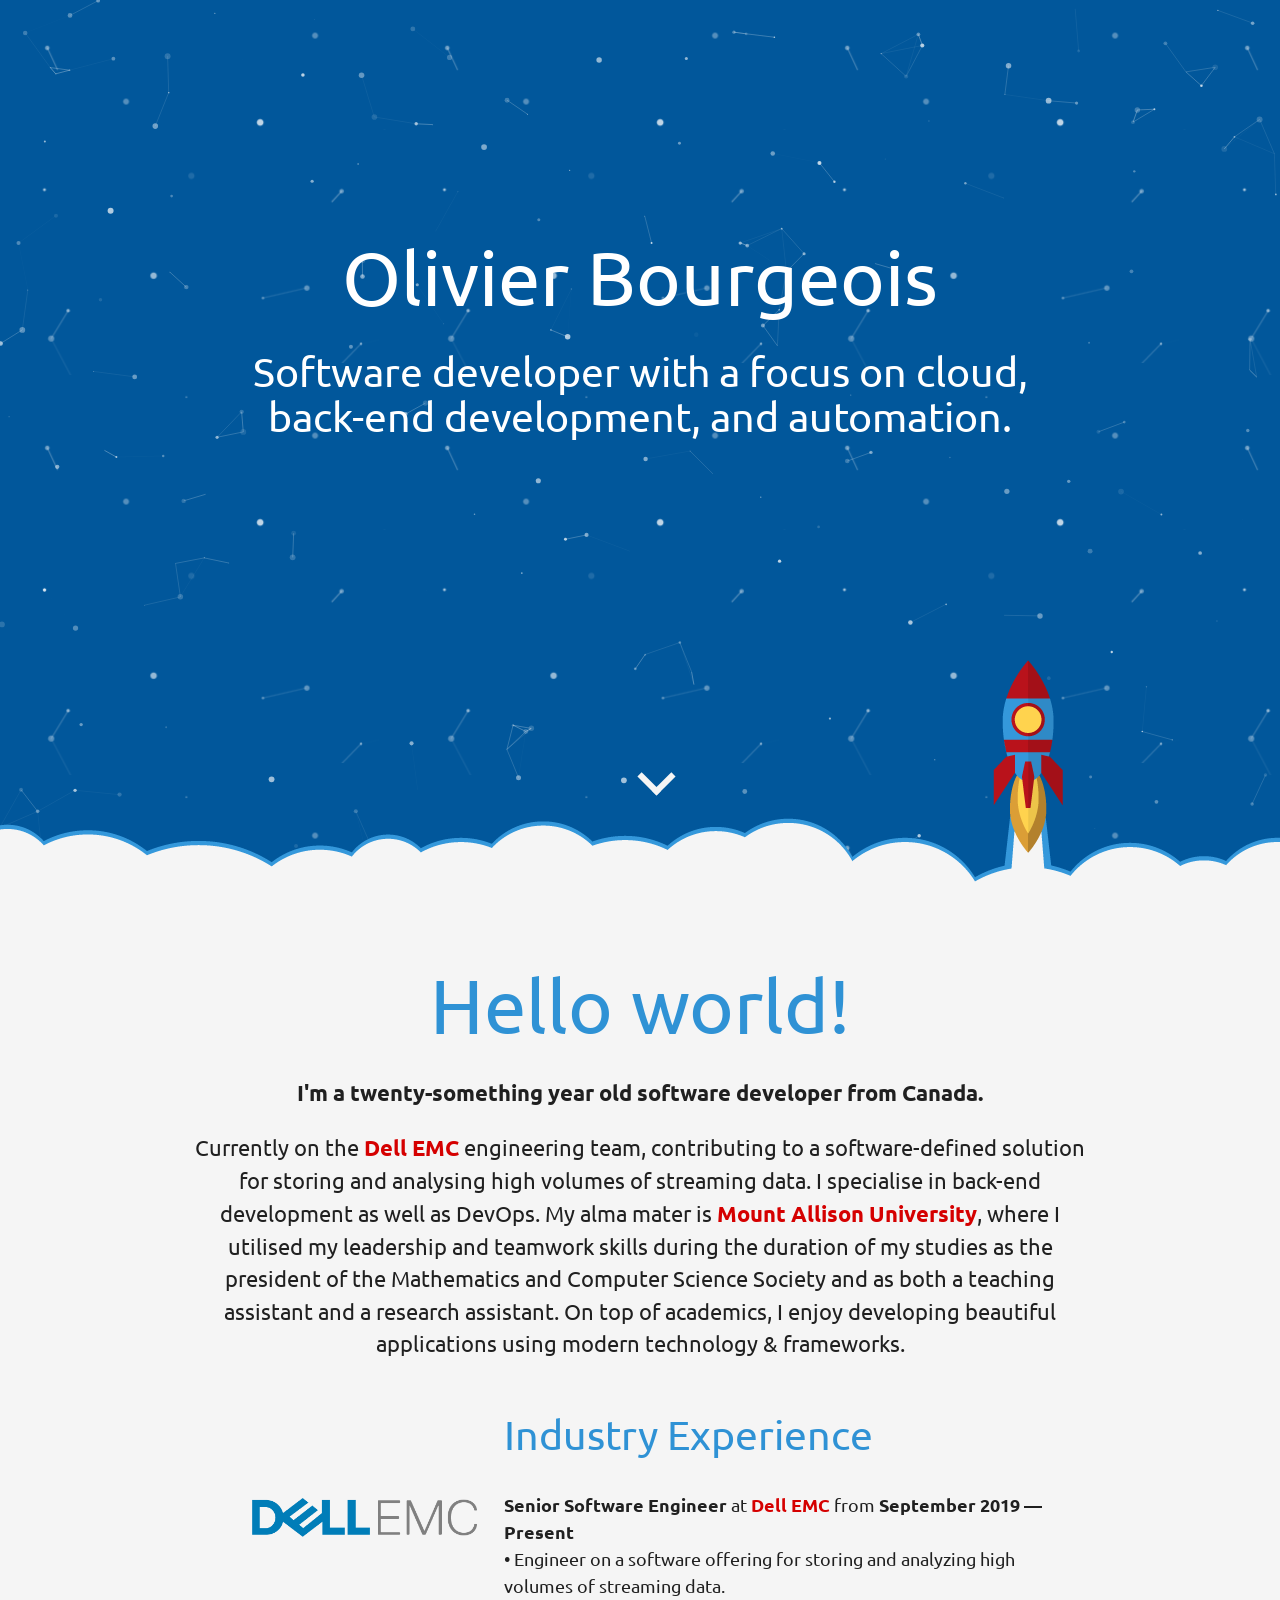
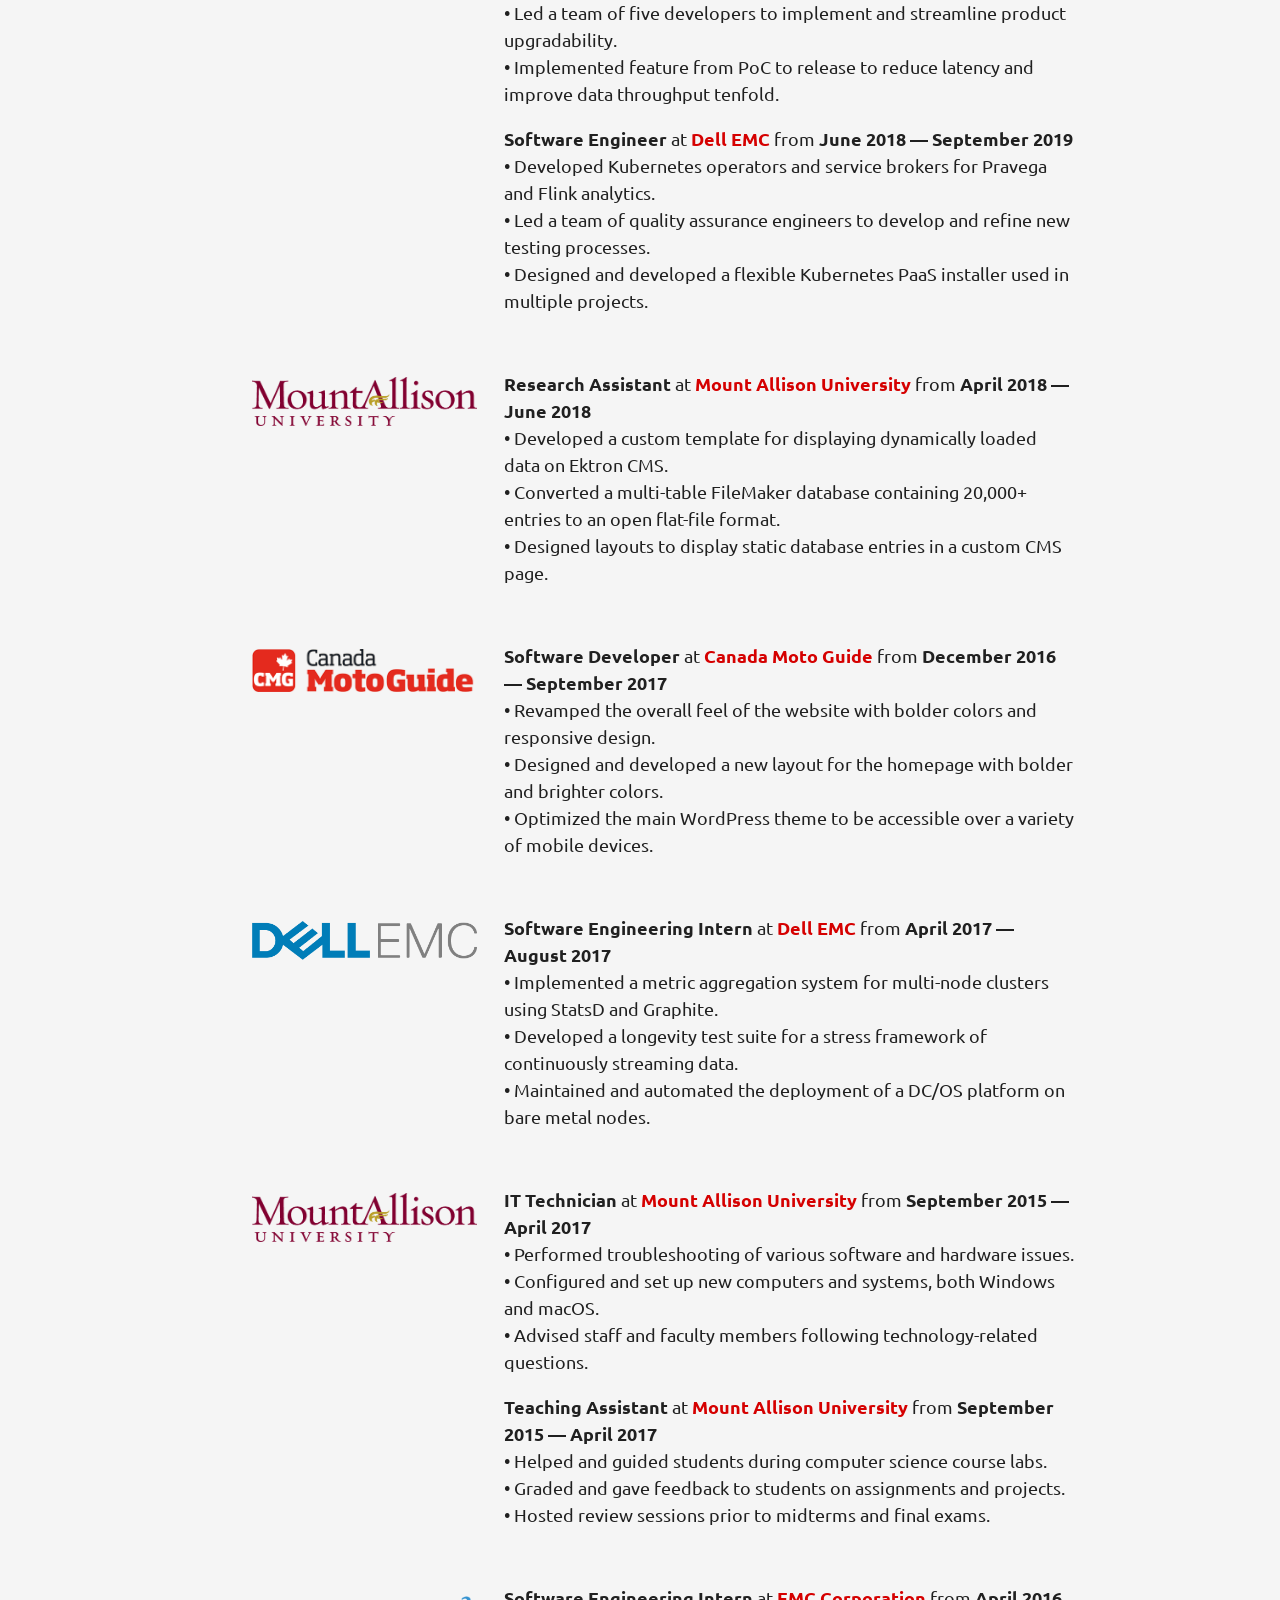
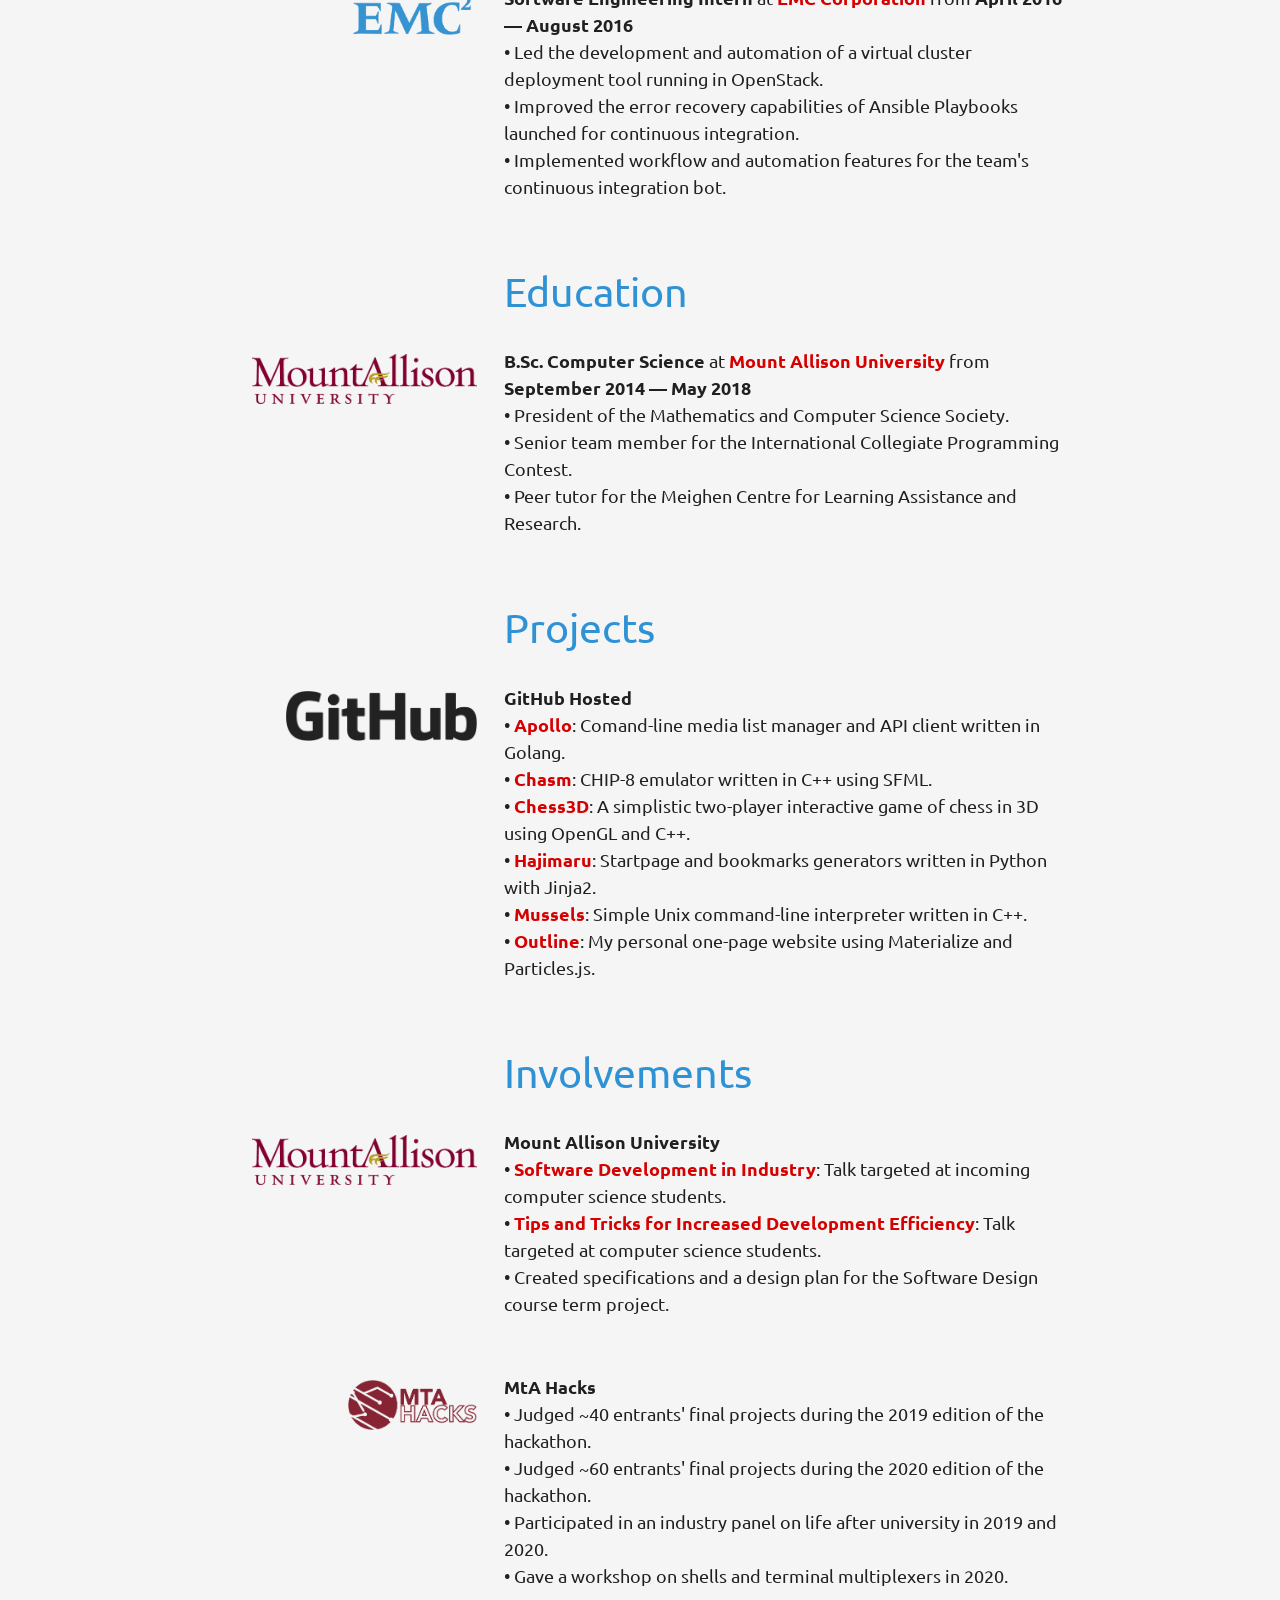
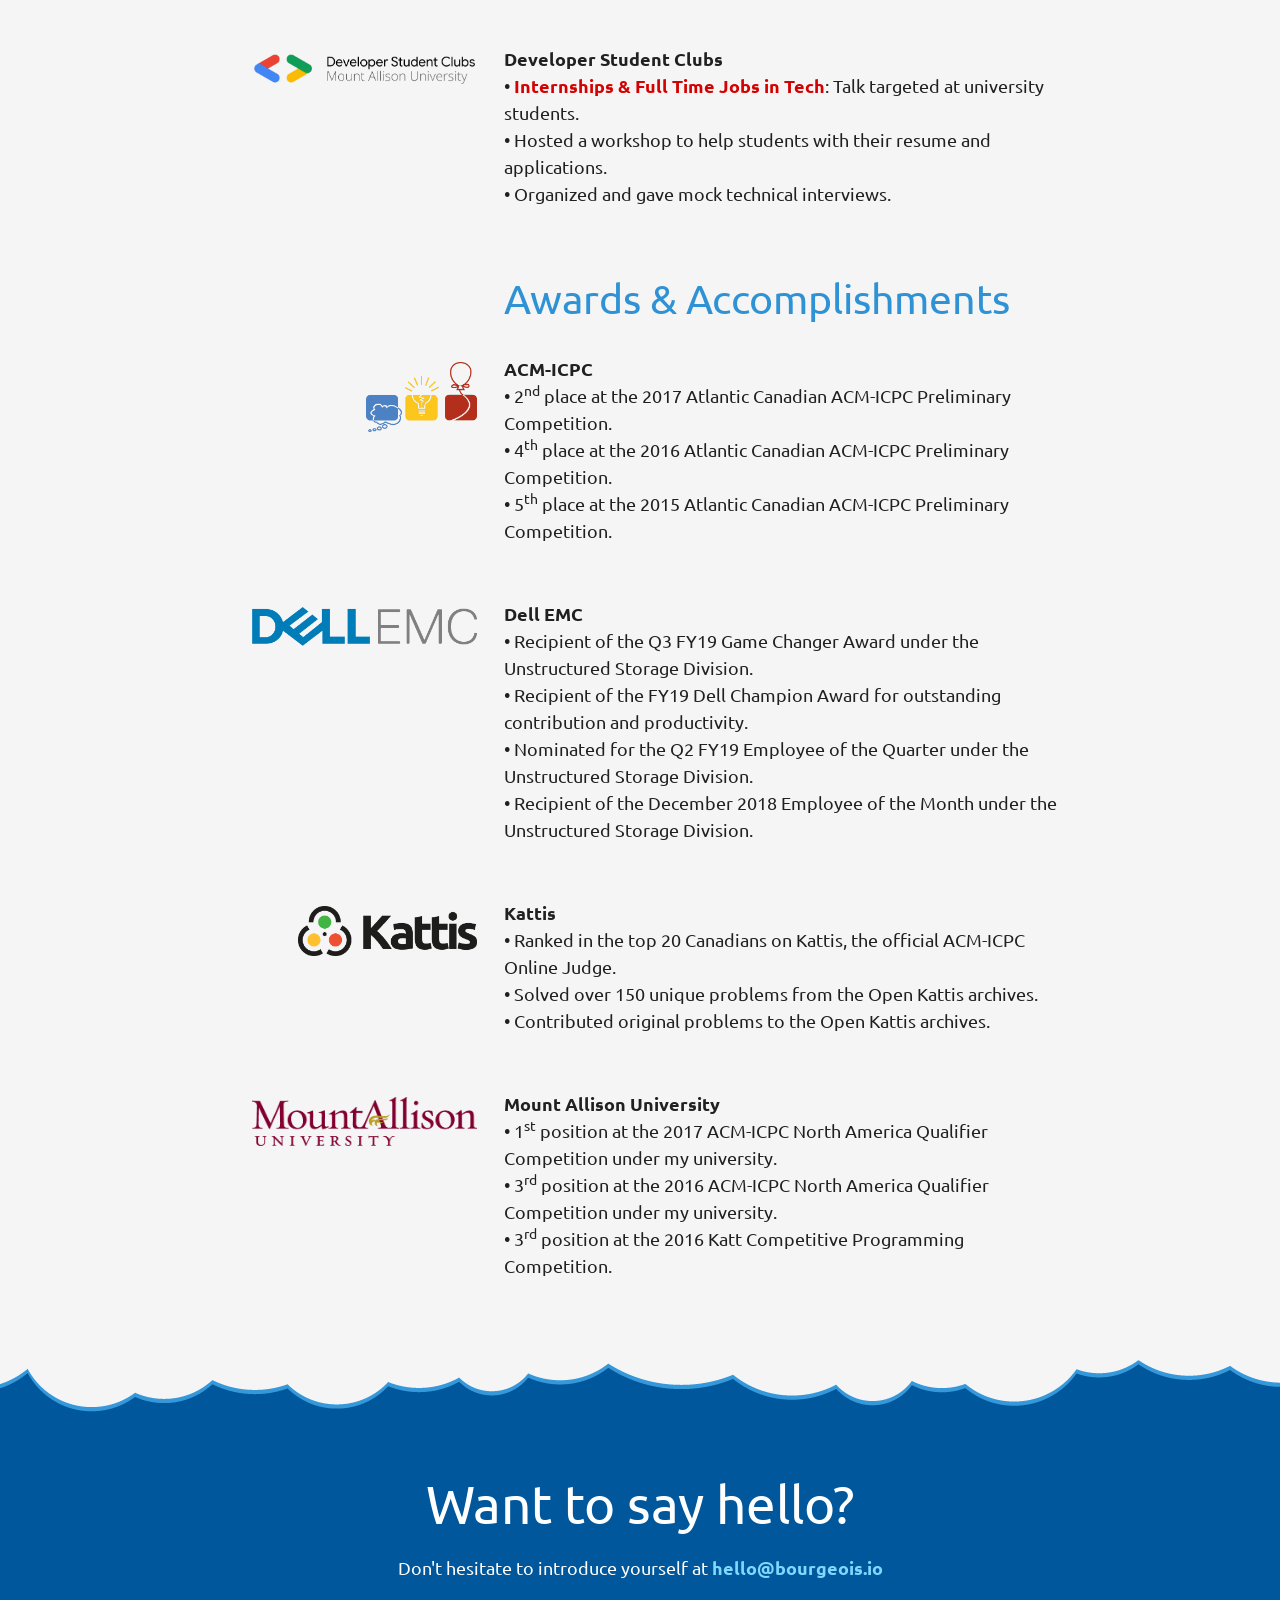
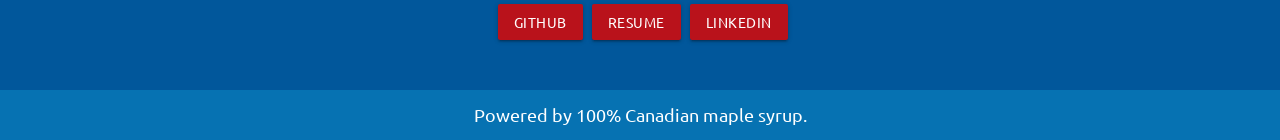
<file: index.html>
<!DOCTYPE html>
<html>
  <head>
    <meta charset="UTF-8">
    <meta name="viewport" content="width=device-width, initial-scale=1.0">
    <meta name="author" content="Olivier Bourgeois">
    <meta name="description" content="Software developer based in Canada">
    <meta name="keywords" content="software,engineer,developer,web,design,html,css,html,development,java,golang,software,c++,consulting">

    <meta property="og:site_name" content="Olivier Bourgeois - Software Developer">
    <meta property="og:title" content="Olivier Bourgeois - Software Developer">
    <meta property="og:type" content="website">
    <meta property="og:url" content="http://bourgeois.io">
    <meta property="og:image" content="http://bourgeois.io/img/og_cover.png?v=2">
    <meta property="og:description" content="Software developer based in Canada">

    <link href="https://fonts.googleapis.com/css?family=Ubuntu:400,700" rel="stylesheet">
    <link type="text/css" rel="stylesheet" href="css/materialize.css"  media="screen">
    <link type="text/css" rel="stylesheet" href="css/style.css" media="screen">
    <link type="image/x-icon" rel="icon" href="favicon.ico?v=2">

    <title>Olivier Bourgeois - Software Developer</title>
  </head>
  <body>
    <main>
      <div id="particles-js"></div>

      <header id="header" class="valign-wrapper">
        <div class="container center valign">
          <h1 class="text-white header-name">Olivier Bourgeois</h1>
          <h4 class="text-white header-title">Software developer with a focus on cloud, <br>back-end development, and automation.</h4>
        </div>
      </header>

      <div id="cloud-box">
        <div id="chevron" class="center">
          <span class="chevron-icon"></span>
        </div>

        <img class="clouds" src="img/clouds_top.png" alt="">

        <div id="resume">
          <div class="container center">
            <h1>Hello world!</h1>
            <!-- <img class="face" src="img/face.jpg"> -->
            <div id="intro">
              <p class="bold">
                I'm a twenty-something year old software developer from Canada.
              </p>
              <p>
                Currently on the <a href="https://www.dellemc.com/en-us/index.htm">Dell EMC</a> engineering team, contributing to a 
                software-defined solution for storing and analysing high volumes of streaming data.
                I specialise in back-end development as well as DevOps.
                My alma mater is <a href="https://mta.ca/about/">Mount Allison University</a>, where I utilised
                my leadership and teamwork skills during the duration of my studies as the president of the Mathematics and Computer Science
                Society and as both a teaching assistant and a research assistant. On top of academics, I enjoy developing beautiful
                applications using modern technology &amp; frameworks.
              </p>
            </div>

            <div class="row no-bottom-margin">
              <div class="col s12 m12 l8 offset-l4">
                <h4 class="left-align">Industry Experience</h4>
              </div>
            </div>

            <div class="row">
              <div class="col s12 m12 l4 logo-box"><img class="logo" src="img/dell_emc.png"></div>
              <div class="col s12 m12 l8">
                <p class="left-align">
                <b>Senior Software Engineer</b> at <a href="https://www.dellemc.com/en-us/index.htm">Dell EMC</a> from <b>September 2019 &mdash; Present</b><br />
                  &bull; Engineer on a software offering for storing and analyzing high volumes of streaming data.<br />
                  &bull; Led a team of five developers to implement and streamline product upgradability.<br />
                  &bull; Implemented feature from PoC to release to reduce latency and improve data throughput tenfold.<br />
                </p>
                <p class="left-align">
                <b>Software Engineer</b> at <a href="https://www.dellemc.com/en-us/index.htm">Dell EMC</a> from <b>June 2018 &mdash; September 2019</b><br />
                  &bull; Developed Kubernetes operators and service brokers for Pravega and Flink analytics.<br />
                  &bull; Led a team of quality assurance engineers to develop and refine new testing processes.<br />
                  &bull; Designed and developed a flexible Kubernetes PaaS installer used in multiple projects.<br />
                </p>
              </div>
            </div>
            <div class="row">
              <div class="col s12 m12 l4 logo-box"><img class="logo" src="img/mount_allison.png"></div>
              <div class="col s12 m12 l8">
                <p class="left-align">
                <b>Research Assistant</b> at <a href="https://mta.ca/about/">Mount Allison University</a> from <b>April 2018 &mdash; June 2018</b><br />
                  &bull; Developed a custom template for displaying dynamically loaded data on Ektron CMS.<br />
                  &bull; Converted a multi-table FileMaker database containing 20,000+ entries to an open flat-file format.<br />
                  &bull; Designed layouts to display static database entries in a custom CMS page.
                </p>
              </div>
            </div>
            <div class="row">
              <div class="col s12 m12 l4 logo-box"><img class="logo" src="img/canada_moto_guide.png"></div>
              <div class="col s12 m12 l8">
                <p class="left-align">
                <b>Software Developer</b> at <a href="http://canadamotoguide.com/">Canada Moto Guide</a> from <b>December 2016 &mdash; September 2017</b><br />
                  &bull; Revamped the overall feel of the website with bolder colors and responsive design.<br />
                  &bull; Designed and developed a new layout for the homepage with bolder and brighter colors.<br />
                  &bull; Optimized the main WordPress theme to be accessible over a variety of mobile devices.
                </p>
              </div>
            </div>
            <div class="row">
              <div class="col s12 m12 l4 logo-box"><img class="logo" src="img/dell_emc.png"></div>
              <div class="col s12 m12 l8">
                <p class="left-align">
                <b>Software Engineering Intern</b> at <a href="https://www.dellemc.com/en-us/index.htm">Dell EMC</a> from <b>April 2017 &mdash; August 2017</b><br />
                  &bull; Implemented a metric aggregation system for multi-node clusters using StatsD and Graphite.<br />
                  &bull; Developed a longevity test suite for a stress framework of continuously streaming data.<br />
                  &bull; Maintained and automated the deployment of a DC/OS platform on bare metal nodes.<br />
                </p>
              </div>
            </div>
            <div class="row">
              <div class="col s12 m12 l4 logo-box"><img class="logo" src="img/mount_allison.png"></div>
              <div class="col s12 m12 l8">
                <p class="left-align">
                <b>IT Technician</b> at <a href="https://mta.ca/about/">Mount Allison University</a> from <b>September 2015 &mdash; April 2017</b><br />
                  &bull; Performed troubleshooting of various software and hardware issues.<br />
                  &bull; Configured and set up new computers and systems, both Windows and macOS.<br />
                  &bull; Advised staff and faculty members following technology-related questions.
                </p>
                <p class="left-align">
                <b>Teaching Assistant</b> at <a href="https://mta.ca/about/">Mount Allison University</a> from <b>September 2015 &mdash; April 2017</b><br />
                  &bull; Helped and guided students during computer science course labs.<br />
                  &bull; Graded and gave feedback to students on assignments and projects.<br />
                  &bull; Hosted review sessions prior to midterms and final exams.
                </p>
              </div>
            </div>
            <div class="row">
              <div class="col s12 m12 l4 logo-box"><img class="logo" src="img/emc_corporation.png"></div>
              <div class="col s12 m12 l8">
                <p class="left-align">
                <b>Software Engineering Intern</b> at <a href="https://www.dellemc.com/en-us/index.htm">EMC Corporation</a> from <b>April 2016 &mdash; August 2016</b><br />
                  &bull; Led the development and automation of a virtual cluster deployment tool running in OpenStack.<br />
                  &bull; Improved the error recovery capabilities of Ansible Playbooks launched for continuous integration.<br />
                  &bull; Implemented workflow and automation features for the team's continuous integration bot.
                </p>
              </div>
            </div>

            <div class="row no-bottom-margin">
              <div class="col s12 m12 l8 offset-l4">
                <h4 class="left-align">Education</h4>
              </div>
            </div>

            <div class="row">
              <div class="col s12 m12 l4 logo-box"><img class="logo" src="img/mount_allison.png"></div>
              <div class="col s12 m12 l8">
                <p class="left-align">
                <b>B.Sc. Computer Science</b> at <a href="https://mta.ca/about/">Mount Allison University</a> from <b>September 2014 &mdash; May 2018</b><br />
                  &bull; President of the Mathematics and Computer Science Society.<br />
                  &bull; Senior team member for the International Collegiate Programming Contest.<br />
                  &bull; Peer tutor for the Meighen Centre for Learning Assistance and Research.
                </p>
              </div>
            </div>

            <div class="row no-bottom-margin">
              <div class="col s12 m12 l8 offset-l4">
                <h4 class="left-align">Projects</h4>
              </div>
            </div>

            <div class="row">
              <div class="col s12 m12 l4 logo-box"><img class="logo" src="img/github.png"></div>
              <div class="col s12 m12 l8">
                <p class="left-align">
                  <b>GitHub Hosted</b><br />
                  &bull; <a href="https://github.com/bourgeoisor/apollo">Apollo</a>: Comand-line media list manager and API client written in Golang.<br />
                  &bull; <a href="https://github.com/bourgeoisor/chasm">Chasm</a>: CHIP-8 emulator written in C++ using SFML.<br />
                  &bull; <a href="https://github.com/bourgeoisor/chess3d">Chess3D</a>: A simplistic two-player interactive game of chess in 3D using OpenGL and C++.<br />
                  &bull; <a href="https://github.com/bourgeoisor/hajimaru">Hajimaru</a>: Startpage and bookmarks generators written in Python with Jinja2.<br />
                  &bull; <a href="https://github.com/bourgeoisor/mussels">Mussels</a>: Simple Unix command-line interpreter written in C++.<br />
                  &bull; <a href="https://github.com/bourgeoisor/outline">Outline</a>: My personal one-page website using Materialize and Particles.js. <br />
                </p>
              </div>
            </div>

            <div class="row no-bottom-margin">
              <div class="col s12 m12 l8 offset-l4">
                <h4 class="left-align">Involvements</h4>
              </div>
            </div>

            <div class="row">
              <div class="col s12 m12 l4 logo-box"><img class="logo" src="img/mount_allison.png"></div>
              <div class="col s12 m12 l8">
                <p class="left-align">
                  <b>Mount Allison University</b><br />
                  &bull; <a href="https://www.slideshare.net/OlivierBourgeois2/the-software-development-industry">Software Development in Industry</a>: Talk targeted at incoming computer science students.<br />
                  &bull; <a href="https://www.slideshare.net/OlivierBourgeois2/tips-and-tricks-for-increased-development-efficiency">Tips and Tricks for Increased Development Efficiency</a>: Talk targeted at computer science students.<br />
                  &bull; Created specifications and a design plan for the Software Design course term project.<br />
                </p>
              </div>
            </div>
            <div class="row">
              <div class="col s12 m12 l4 logo-box"><img class="logo" src="img/mta_hacks.png"></div>
              <div class="col s12 m12 l8">
                <p class="left-align">
                  <b>MtA Hacks</b><br />
                  &bull; Judged ~40 entrants' final projects during the 2019 edition of the hackathon.<br />
                  &bull; Judged ~60 entrants' final projects during the 2020 edition of the hackathon.<br />
                  &bull; Participated in an industry panel on life after university in 2019 and 2020.<br />
                  &bull; Gave a workshop on shells and terminal multiplexers in 2020.<br />
                </p>
              </div>
            </div>
            <div class="row">
              <div class="col s12 m12 l4 logo-box"><img class="logo" src="img/developer_student_clubs_mta.png"></div>
              <div class="col s12 m12 l8">
                <p class="left-align">
                  <b>Developer Student Clubs</b><br />
                  &bull; <a>Internships &amp; Full Time Jobs in Tech</a>: Talk targeted at university students.<br />
                  &bull; Hosted a workshop to help students with their resume and applications.<br />
                  &bull; Organized and gave mock technical interviews.<br/>
                </p>
              </div>
            </div>

            <div class="row no-bottom-margin">
              <div class="col s12 m12 l8 offset-l4">
                <h4 class="left-align">Awards &amp; Accomplishments</h4>
              </div>
            </div>

            <div class="row">
              <div class="col s12 m12 l4 logo-box"><img class="logo" style="max-height: 70px;" src="img/icpc.png"></div>
              <div class="col s12 m12 l8">
                <p class="left-align">
                  <b>ACM-ICPC</b><br />
                  &bull; 2<sup>nd</sup> place at the 2017 Atlantic Canadian ACM-ICPC Preliminary Competition.<br />
                  &bull; 4<sup>th</sup> place at the 2016 Atlantic Canadian ACM-ICPC Preliminary Competition.<br />
                  &bull; 5<sup>th</sup> place at the 2015 Atlantic Canadian ACM-ICPC Preliminary Competition.
                </p>
              </div>
            </div>
            <div class="row">
              <div class="col s12 m12 l4 logo-box"><img class="logo" src="img/dell_emc.png"></div>
              <div class="col s12 m12 l8">
                <p class="left-align">
                  <b>Dell EMC</b><br />
                  &bull; Recipient of the Q3 FY19 Game Changer Award under the Unstructured Storage Division.<br />
                  &bull; Recipient of the FY19 Dell Champion Award for outstanding contribution and productivity.<br />
                  &bull; Nominated for the Q2 FY19 Employee of the Quarter under the Unstructured Storage Division.<br />
                  &bull; Recipient of the December 2018 Employee of the Month under the Unstructured Storage Division.<br />
                </p>
              </div>
            </div>
            <div class="row">
              <div class="col s12 m12 l4 logo-box"><img class="logo" src="img/kattis.png"></div>
              <div class="col s12 m12 l8">
                <p class="left-align">
                  <b>Kattis</b><br />
                  &bull; Ranked in the top 20 Canadians on Kattis, the official ACM-ICPC Online Judge.<br />
                  &bull; Solved over 150 unique problems from the Open Kattis archives.<br />
                  &bull; Contributed original problems to the Open Kattis archives.
                </p>
              </div>
            </div>
            <div class="row">
              <div class="col s12 m12 l4 logo-box"><img class="logo" src="img/mount_allison.png"></div>
              <div class="col s12 m12 l8">
                <p class="left-align">
                  <b>Mount Allison University</b><br />
                  &bull; 1<sup>st</sup> position at the 2017 ACM-ICPC North America Qualifier Competition under my university.<br />
                  &bull; 3<sup>rd</sup> position at the 2016 ACM-ICPC North America Qualifier Competition under my university.<br />
                  &bull; 3<sup>rd</sup> position at the 2016 Katt Competitive Programming Competition.
                </p>
              </div>
            </div>

          </div>
        </div>

        <img class="clouds" src="img/clouds_bottom.png" alt="">
      </div>

      <div id="contact-me">
        <div class="container center">
          <h3 class="text-white">Want to say hello?</h3>
          <p class="text-white">
          Don't hesitate to introduce yourself at <b><a class="blue-link" href="mailto:hello@bourgeois.io">hello@bourgeois.io</a></b>
          </p>
          <div id="buttons">
            <a class="waves-effect btn" href="https://github.com/bourgeoisor">GitHub</a>
            <a class="waves-effect btn" href="https://bourgeois.io/OlivierBourgeois-Resume.pdf">Resume</a>
            <a class="waves-effect btn" href="https://ca.linkedin.com/in/bourgeoisor">LinkedIn</a>
          </div>
        </div>
      </div>
    </main>

    <footer class="page-footer">
      <div class="footer-copyright">
        <div class="container center">
          <span class="text-white">
            Powered by 100% Canadian maple syrup.
          </span>
        </div>
      </div>
    </footer>

    <script type="text/javascript" src="https://code.jquery.com/jquery-2.1.1.min.js"></script>
    <script type="text/javascript" src="js/materialize.min.js"></script>
    <script type="text/javascript" src="js/particles.min.js"></script>
    <script>
      if(/Android|webOS|iPhone|iPad|iPod|BlackBerry/i.test(navigator.userAgent) != true) {
        particlesJS.load('particles-js', 'js/particles.json', function() {});
      }
    </script>
    <script>
      (function(i,s,o,g,r,a,m){i['GoogleAnalyticsObject']=r;i[r]=i[r]||function(){
      (i[r].q=i[r].q||[]).push(arguments)},i[r].l=1*new Date();a=s.createElement(o),
      m=s.getElementsByTagName(o)[0];a.async=1;a.src=g;m.parentNode.insertBefore(a,m)
      })(window,document,'script','//www.google-analytics.com/analytics.js','ga');

      ga('create', 'UA-74312644-1', 'auto');
      ga('send', 'pageview');
    </script>
  </body>
</html>
</file>
<file: css/style.css>
html {
  font-size: 18px;
  line-height: 1.5;
}

body {
  margin: 0;
  display: flex;
  min-height: 100vh;
  flex-direction: column;
  background-color: #01579b;
  font-family: 'Ubuntu', 'Roboto', sans-serif;
}

section {
  margin: 0px 0px 0px 0px !important;
  padding: 0px 0px 0px 0px !important;
}

main {
  flex: 1 0 auto;
}

p a {
  color: #d50000;
  font-weight: bold;
}

p a:hover {
  color: #a31018;
}

h1, h3, h4 {
  font-family: 'Ubuntu', sans-serif;
  color: #2F92D5;
}

h4 {
  margin-top: 30px !important;
}



#particles-js {
  width: 100%;
  height: 100%;
  position: fixed;
  z-index: -1;
  background-color: #01579b;
  background-image: url("../img/bg.png");
  background-repeat: repeat;
}

#cloud-box {
  overflow: hidden;
}

#resume {
  background-color: #F5F5F5;
  overflow: auto;
}

#header {
  height: calc(100vh - 260px);
  /*font-family: 'Open Sans', sans-serif;*/
}

#intro {
  font-size: 1.2rem;
}

#intro a {
  color: #d50000;
}

#intro a:hover {
  color: #a31018;
}

#contact-me a {
  margin-bottom: 40px;
}

a.blue-link {
  color: #80d8ff;
  font-weight: bold;
}

a.blue-link:hover {
  color: #ffffff;
}



#chevron {
    position: absolute;
    margin-left: 50%;
    margin-top: 120px;
}

.chevron-icon {
  display: inline-block;
  border-style: solid;
	border-width: 0.35em 0.35em 0 0;
  width: 1.5em;
	height: 1.5em;
	left: 0.15em;
  top: 0.15em;
	position: relative;
  vertical-align: top;
	transform: rotate(135deg);
  color: #F5F5F5;

  animation-name: chevron-animation;
	animation-duration: 3000ms;
  transform-origin:50% 50%;
	animation-iteration-count: infinite;
	animation-timing-function: linear;
}

@keyframes chevron-animation {
	0% { transform: rotate(135deg) scale(1); }
	30% { transform: rotate(135deg) scale(1); }
	40% { transform: rotate(135deg) scale(1.3); }
	50% { transform: rotate(135deg) scale(1); }
	60% { transform: rotate(135deg) scale(1); }
	70% { transform: rotate(135deg) scale(1.2); }
	80% { transform: rotate(135deg) scale(1); }
	100% { transform: rotate(135deg) scale(1); }
}



.page-footer {
  background-color: #0277bd !important;
  bottom: 0;
  position: relative;
  margin-top: 0 !important;
  padding-top: 0 !important;
}

#buttons {
  margin-bottom: 10px;
}

.clouds {
  width: auto;
  display: block;
  margin-left: calc(-1920px + 100vw);
}

.text-white {
  color: #FFFFFF;
}

.bold {
  font-weight: bold;
}

.header-name {
  margin-top: 50px !important;
  margin-bottom: 10px !important;
}

.divider {
  width: 20%;
  margin: auto;
  margin-bottom: 10px;
  background-color: #969696;
}

.btn {
  background-color: #b9121b;
  margin-bottom: 10px;
  margin-top: 5px;
  margin-left: 5px;
  margin-left: 5px;
}

.btn:hover {
  background-color: #a31018;
}

.face {
  width: 100px;
	height: 100px;
	border-radius: 50%;
}

.no-bottom-margin {
  margin-bottom: 0px;
}



@media (max-width: 992px) {
  .logo-box {
    text-align: left;
  }
}

@media (min-width: 993px) {
  .logo-box {
    text-align: right;
  }
}

.logo {
  max-width: 225px;
  max-height: 50px;
  height: auto;
}



@media (max-width: 700px) {
  #chevron {
    display: none;
  }
  .col.right-align {
    text-align: left;
  }
  .clouds {
    margin-left: calc(-1700px + 100vw);
  }
  h1 {
    font-size: 3rem;
  }
  h3 {
    text-align: left;
  }
  #resume h1 {
    text-align: left;
  }
  p {
    text-align: left;
    word-break: keep-all;
  }
  #buttons {
    display: none;
  }
  #resume .row {
    border-bottom: 1px solid #d7d7d7;
  }
  #resume .row.no-bottom-margin {
    border-bottom: 0px;
  }
}

@media (max-height: 400px) {
  #header {
    height: calc(100vh - 100px);
  }
  .clouds {
    margin-left: -200px;
    margin-top: -170px;
  }
}

@media (min-width: 700px) {
  .logo {
    margin-top: 25px;
  }
  .clouds {
    margin-left: calc(-1800px + 100vw);
  }
}

@media (min-width: 1800px) {
  .clouds {
    margin-left: 0;
    width: 100%;
  }
}
</file>
